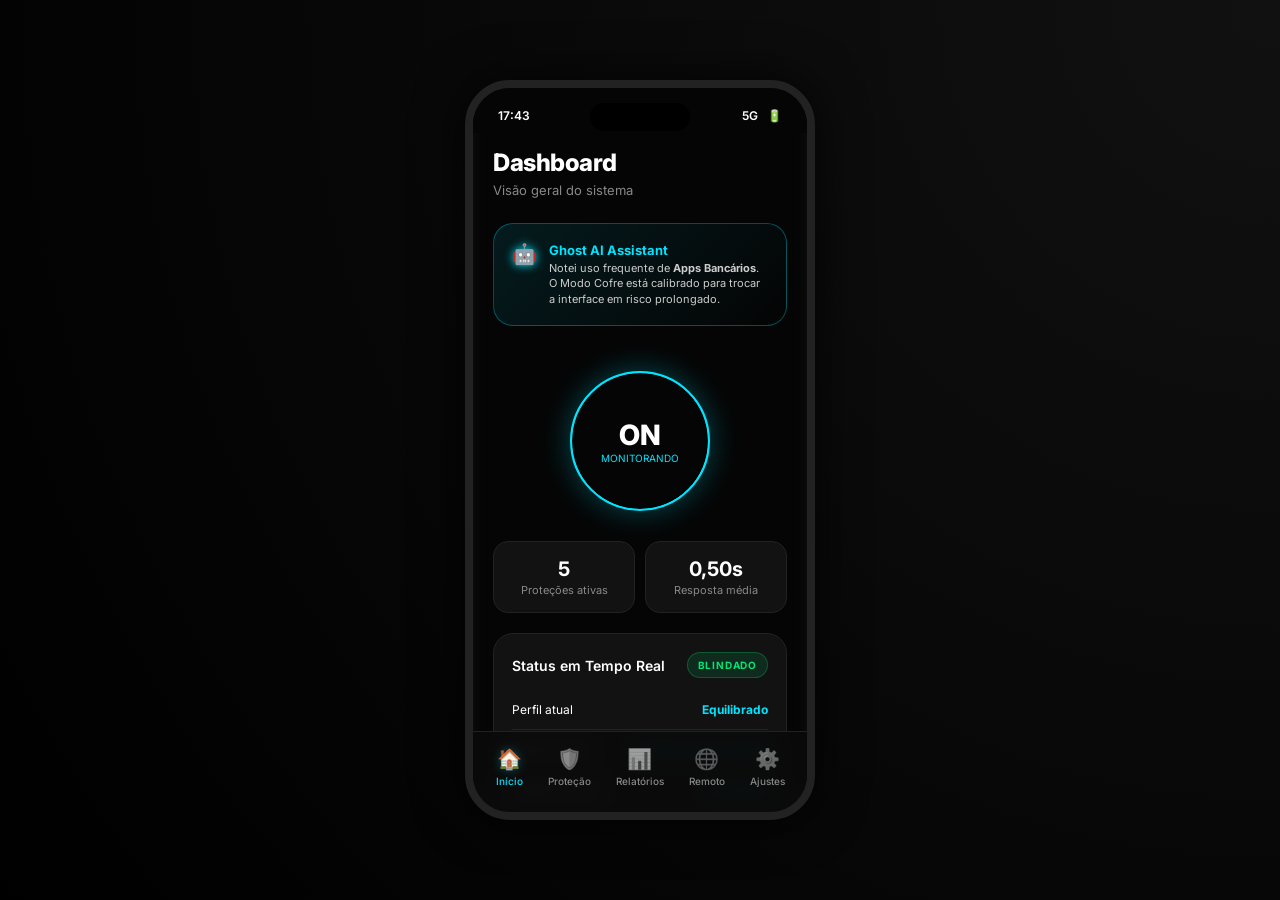
<file: ghostsreen.html>
<!DOCTYPE html>
<html lang="pt-BR">
<head>
    <meta charset="UTF-8">
    <meta name="viewport" content="width=device-width, initial-scale=1.0">
    <title>Ghost Screen AI - App Premium</title>
    <style>
        @import url('https://fonts.googleapis.com/css2?family=Inter:wght@300;400;500;600;700;800&display=swap');

        :root {
            --bg-color: #050505;
            --surface: #121212;
            --surface-light: #1e1e1e;
            --accent: #00e5ff;
            --accent-glow: rgba(0, 229, 255, 0.3);
            --text-main: #ffffff;
            --text-muted: #888888;
            --danger: #ff3366;
            --success: #00e676;
        }

        * { margin: 0; padding: 0; box-sizing: border-box; font-family: 'Inter', sans-serif; }

        body {
            background-color: #000;
            display: flex; justify-content: center; align-items: center;
            min-height: 100svh; height: 100vh; color: var(--text-main); overflow: hidden;
            background-image: radial-gradient(circle at top right, #111 0%, #000 100%);
            padding: 14px;
        }

        /* CELULAR MOCKUP */
        .phone {
            width: 350px; height: 740px; background-color: var(--bg-color);
            border-radius: 45px; border: 8px solid #222;
            box-shadow: 0 0 50px rgba(0,0,0,0.8), inset 0 0 15px rgba(255,255,255,0.05);
            position: relative; overflow: hidden; display: flex; flex-direction: column;
        }

        .dynamic-island {
            width: 100px; height: 28px; background-color: #000;
            border-radius: 20px; position: absolute; top: 15px; left: 50%;
            transform: translateX(-50%); z-index: 100;
        }

        .status-bar {
            display: flex; justify-content: space-between; padding: 20px 25px 10px;
            font-size: 12px; font-weight: 600; z-index: 50; background: var(--bg-color);
        }

        .app-content { flex: 1; overflow-y: auto; overflow-x: hidden; padding-bottom: 80px; }
        .app-content::-webkit-scrollbar { display: none; }

        .tab-pane { display: none; padding: 15px 20px; animation: fadeIn 0.3s ease; }
        .tab-pane.active { display: block; }
        @keyframes fadeIn { from { opacity: 0; transform: translateY(5px); } to { opacity: 1; transform: translateY(0); } }

        .page-title { font-size: 24px; font-weight: 800; letter-spacing: -0.5px; margin-bottom: 5px; }
        .page-subtitle { font-size: 13px; color: var(--text-muted); margin-bottom: 25px; }

        /* CARDS */
        .card { background: var(--surface); border: 1px solid #222; border-radius: 20px; padding: 18px; margin-bottom: 15px; }
        .card-header { display: flex; justify-content: space-between; align-items: center; margin-bottom: 12px; }
        .card-title { font-size: 14px; font-weight: 600; display: flex; align-items: center; gap: 8px; }

        .ai-banner { background: linear-gradient(135deg, rgba(0, 229, 255, 0.1), transparent); border: 1px solid var(--accent-glow); display: flex; gap: 12px; }
        .ai-icon { font-size: 20px; text-shadow: 0 0 10px var(--accent); }
        .ai-text h4 { font-size: 13px; font-weight: 700; color: var(--accent); margin-bottom: 3px; }
        .ai-text p { font-size: 11px; color: #ccc; line-height: 1.4; }

        .radar-box { display: flex; flex-direction: column; align-items: center; padding: 30px 0; }
        .radar {
            width: 140px; height: 140px; border-radius: 50%; border: 2px solid var(--accent);
            display: flex; justify-content: center; align-items: center; position: relative; box-shadow: 0 0 30px var(--accent-glow);
        }
        .radar::before {
            content: ''; position: absolute; width: 100%; height: 100%; border-radius: 50%;
            border: 1px solid var(--accent); animation: pulse 2s infinite;
        }
        .radar-core { text-align: center; }
        .radar-core h2 { font-size: 28px; font-weight: 800; }
        .radar-core p { font-size: 10px; text-transform: uppercase; color: var(--accent); }
        @keyframes pulse { 0% { transform: scale(1); opacity: 1; } 100% { transform: scale(1.5); opacity: 0; } }

        .stats-grid { display: grid; grid-template-columns: 1fr 1fr; gap: 10px; margin-bottom: 20px;}
        .stat-box { background: var(--surface); padding: 15px; border-radius: 15px; border: 1px solid #222; text-align: center;}
        .stat-box h3 { font-size: 20px; margin-bottom: 2px; }
        .stat-box p { font-size: 11px; color: var(--text-muted); }

        /* BOTOES */
        .btn-demo-main {
            width: 100%; padding: 16px; background: #fff; color: #000; border: none; border-radius: 15px;
            font-size: 14px; font-weight: 700; cursor: pointer; display: flex; justify-content: center; align-items: center; gap: 8px;
            box-shadow: 0 0 15px rgba(255,255,255,0.2); transition: 0.2s;
        }
        .btn-demo-main:active { transform: scale(0.97); }
        .btn-demo-main:disabled { opacity: 0.55; cursor: not-allowed; box-shadow: none; transform: none; }

        .btn-mini {
            background: var(--surface-light); color: var(--text-main); border: 1px solid #333;
            padding: 5px 10px; border-radius: 8px; font-size: 10px; font-weight: 600; cursor: pointer; transition: 0.2s;
        }
        .btn-mini:hover { background: #333; }
        .btn-mini:active { transform: scale(0.95); }

        /* LISTA CONFIGS */
        .setting-item { display: flex; justify-content: space-between; align-items: center; padding: 12px 0; border-bottom: 1px solid #222; }
        .setting-item:last-child { border-bottom: none; }
        .setting-text { flex: 1; }
        .setting-text h4 { font-size: 13px; margin-bottom: 3px; }
        .setting-text p { font-size: 11px; color: var(--text-muted); }
        .setting-actions { display: flex; align-items: center; gap: 10px; }

        /* TOGGLE */
        .switch { position: relative; display: inline-block; width: 40px; height: 22px; flex-shrink: 0; }
        .switch input { opacity: 0; width: 0; height: 0; }
        .slider { position: absolute; cursor: pointer; top: 0; left: 0; right: 0; bottom: 0; background-color: #333; border-radius: 24px; transition: .3s; }
        .slider:before { position: absolute; content: ""; height: 16px; width: 16px; left: 3px; bottom: 3px; background-color: white; border-radius: 50%; transition: .3s; }
        input:checked + .slider { background-color: var(--accent); }
        input:checked + .slider:before { transform: translateX(18px); background-color: #000; }

        /* MENU INFERIOR */
        .bottom-nav {
            position: absolute; bottom: 0; width: 100%; background: rgba(10, 10, 10, 0.9); backdrop-filter: blur(10px);
            border-top: 1px solid #222; display: flex; justify-content: space-around; padding: 15px 10px 25px; z-index: 60;
        }
        .nav-item { display: flex; flex-direction: column; align-items: center; gap: 4px; color: var(--text-muted); cursor: pointer; transition: 0.3s; }
        .nav-icon { font-size: 20px; filter: grayscale(100%); opacity: 0.6; }
        .nav-label { font-size: 10px; font-weight: 500; }
        .nav-item.active { color: var(--accent); }
        .nav-item.active .nav-icon { filter: grayscale(0%); opacity: 1; text-shadow: 0 0 8px var(--accent-glow); }

        /* =========================================
           AMBIENTE DE DEMONSTRAÇÃO (TELAS FAKES)
           ========================================= */
        .demo-overlay {
            position: absolute; top: 0; left: 0; width: 100%; height: 100%;
            background: #111; z-index: 200; display: none; flex-direction: column;
        }
        
        .demo-status {
            position: absolute; top: 15px; width: 100%; text-align: center;
            font-size: 10px; color: #888; font-weight: bold; text-transform: uppercase; z-index: 220;
        }

        .demo-alert {
            position: absolute; top: 45px; left: 5%; width: 90%; background: var(--danger);
            padding: 15px; border-radius: 15px; text-align: center; font-weight: bold; font-size: 13px;
            transform: translateY(-100px); transition: 0.4s cubic-bezier(0.175, 0.885, 0.32, 1.275); z-index: 210; box-shadow: 0 5px 15px rgba(0,0,0,0.5);
        }
        .demo-alert.show { transform: translateY(0); }

        /* Efeitos Visuais Ghost Screen */
        .effect-blur { position: absolute; top: 0; left: 0; width: 100%; height: 100%; backdrop-filter: blur(0px); pointer-events: none; transition: 0.5s; z-index: 205; }
        .effect-blur.active { backdrop-filter: blur(15px); background: rgba(0,0,0,0.5); }
        
        .effect-lateral {
            position: absolute; top: 0; left: 0; width: 100%; height: 100%; pointer-events: none; opacity: 0; transition: 0.5s; z-index: 206;
            background: linear-gradient(90deg, rgba(0,0,0,0.95) 0%, rgba(0,0,0,0) 15%, rgba(0,0,0,0) 85%, rgba(0,0,0,0.95) 100%);
        }
        .effect-lateral.active { opacity: 1; }

        .effect-dim { position: absolute; top:0; left:0; width:100%; height:100%; background:rgba(0,0,0,0.7); opacity:0; transition: 1s; pointer-events:none; z-index:204; }
        .effect-dim.active { opacity: 1; }

        /* App 1: Bancário */
        .app-mock { display: none; padding: 60px 20px; flex-direction: column; gap: 20px; height: 100%; }
        .bank-card { background: linear-gradient(135deg, #222, #000); border: 1px solid #333; padding: 25px; border-radius: 20px; }
        .bank-val { font-size: 32px; font-weight: bold; margin: 10px 0; }

        /* App 2: Calculadora (Cofre) */
        .calc-display { font-size: 50px; text-align: right; margin-bottom: 20px; border-bottom: 1px solid #333; padding-bottom: 20px;}
        .calc-shell {
            background: linear-gradient(180deg, #0d0d0d 0%, #050505 100%);
            border: 1px solid #242424; border-radius: 28px; padding: 18px;
            box-shadow: inset 0 1px 0 rgba(255,255,255,0.04);
        }
        .calc-topline {
            display: flex; justify-content: space-between; align-items: center;
            margin-bottom: 18px; font-size: 11px; color: #8a8a8a; text-transform: uppercase; letter-spacing: 0.08em;
        }
        .calc-memory { color: var(--accent); font-weight: 700; }
        .calc-expression {
            font-size: 13px; color: #6f6f6f; text-align: right; margin-bottom: 8px; min-height: 18px;
        }
        .calc-display {
            font-size: 50px; text-align: right; margin-bottom: 18px;
            border-bottom: 1px solid #252525; padding-bottom: 20px; font-weight: 300;
        }
        .calc-grid {
            display: grid; grid-template-columns: repeat(4, 1fr); gap: 12px;
        }
        .calc-key {
            min-height: 58px; border-radius: 999px; display: flex; justify-content: center; align-items: center;
            font-size: 22px; user-select: none; box-shadow: inset 0 -2px 0 rgba(0,0,0,0.22);
        }
        .calc-key.func { background: #a5a5a5; color: #111; font-size: 18px; font-weight: 700; }
        .calc-key.num { background: #222; color: #fff; }
        .calc-key.op { background: #f09a36; color: #fff; font-weight: 700; }
        .calc-key.zero {
            grid-column: span 2; justify-content: flex-start; padding-left: 24px;
        }
        
        /* App 3: Rede Social */
        .social-header { font-size: 18px; font-weight: bold; margin-bottom: 15px; }
        .social-post { background: #1a1a1a; border-radius: 15px; padding: 15px; margin-bottom: 15px;}
        .social-user { display: flex; align-items: center; gap: 10px; margin-bottom: 10px;}
        .avatar { width: 30px; height: 30px; background: #333; border-radius: 50%; }
        .post-img { width: 100%; height: 150px; background: #222; border-radius: 10px; margin-top: 10px;}

        /* App 4: Streaming */
        .stream-player { width: 100%; height: 200px; background: #000; border: 1px solid #222; border-radius: 15px; display: flex; justify-content: center; align-items: center; position: relative;}
        .play-btn { width: 50px; height: 50px; background: rgba(255,255,255,0.2); border-radius: 50%; display: flex; justify-content: center; align-items: center; font-size: 20px;}
        .stream-title { margin-top: 15px; font-size: 16px; font-weight: bold;}
        .stream-desc { margin-top: 5px; font-size: 12px; color: #888;}
        .stream-meta-row {
            display: flex; justify-content: space-between; align-items: center; gap: 12px; margin-top: 14px;
        }
        .stream-mode-chip {
            padding: 6px 10px; border-radius: 999px; font-size: 10px; font-weight: 700;
            text-transform: uppercase; letter-spacing: 0.08em; border: 1px solid #333;
        }
        .stream-mode-chip.day {
            background: rgba(255, 193, 7, 0.12); color: #ffd45b; border-color: rgba(255, 212, 91, 0.24);
        }
        .stream-mode-chip.night {
            background: rgba(0, 229, 255, 0.12); color: var(--accent); border-color: rgba(0, 229, 255, 0.24);
        }
        .stream-ambient-note {
            margin-top: 12px; padding: 12px 14px; border-radius: 14px;
            background: rgba(255,255,255,0.03); border: 1px solid #222; font-size: 11px; color: #cfcfcf; line-height: 1.5;
        }
        .stream-player.daylight {
            background:
                linear-gradient(180deg, rgba(255,219,133,0.22) 0%, rgba(0,0,0,0.12) 100%),
                linear-gradient(135deg, #2f3136 0%, #101114 100%);
            border-color: rgba(255, 212, 91, 0.28);
        }
        .stream-player.night {
            background:
                linear-gradient(180deg, rgba(0,229,255,0.12) 0%, rgba(0,0,0,0.35) 100%),
                linear-gradient(135deg, #111 0%, #000 100%);
            border-color: rgba(0, 229, 255, 0.22);
        }
        .effect-bright {
            position: absolute; top: 0; left: 0; width: 100%; height: 100%;
            background: rgba(255, 214, 120, 0.18); opacity: 0; transition: 0.6s;
            pointer-events: none; z-index: 204;
        }
        .effect-bright.active { opacity: 1; }

        /* REMOTO / AJUSTES */
        .status-chip {
            display: inline-flex; align-items: center; justify-content: center;
            min-width: 72px; padding: 6px 10px; border-radius: 999px;
            font-size: 10px; font-weight: 700; text-transform: uppercase; letter-spacing: 0.08em;
            border: 1px solid transparent;
        }
        .status-chip.online { background: rgba(0, 230, 118, 0.12); color: var(--success); border-color: rgba(0, 230, 118, 0.25); }
        .status-chip.offline { background: rgba(255, 51, 102, 0.12); color: var(--danger); border-color: rgba(255, 51, 102, 0.25); }
        .status-chip.syncing { background: rgba(0, 229, 255, 0.12); color: var(--accent); border-color: rgba(0, 229, 255, 0.25); }
        .status-chip.warning { background: rgba(255, 193, 7, 0.12); color: #ffcb45; border-color: rgba(255, 203, 69, 0.25); }

        .metric-row {
            display: flex; justify-content: space-between; align-items: center;
            gap: 12px; padding: 12px 0; border-bottom: 1px solid #222;
            font-size: 12px;
        }
        .metric-row:last-of-type { border-bottom: none; }

        .inline-value { color: var(--accent); font-weight: 700; text-align: right; }
        .remote-code {
            margin: 10px 0 8px; font-size: 30px; font-weight: 800;
            letter-spacing: 0.2em; text-align: center; color: var(--text-main);
        }
        .stack-list { display: flex; flex-direction: column; gap: 10px; margin-top: 14px; }
        .device-row {
            display: flex; justify-content: space-between; align-items: center; gap: 12px;
            padding: 14px; border-radius: 16px; border: 1px solid #252525; background: var(--surface-light);
        }
        .device-meta h4 { font-size: 13px; margin-bottom: 4px; }
        .device-meta p { font-size: 11px; color: var(--text-muted); }
        .device-badge {
            padding: 6px 10px; border-radius: 999px; background: #222; color: #ddd;
            font-size: 10px; font-weight: 700; text-transform: uppercase;
        }

        .range-input {
            width: 100%; margin-top: 14px; accent-color: var(--accent); cursor: pointer;
        }
        .select-clean {
            width: 100%; margin-top: 12px; padding: 12px 14px; border-radius: 14px;
            border: 1px solid #333; background: var(--surface-light); color: var(--text-main);
            font-size: 13px; outline: none;
        }
        .card-actions { display: flex; gap: 10px; margin-top: 14px; }
        .action-button {
            flex: 1; background: var(--surface-light); color: var(--text-main); border: 1px solid #333;
            padding: 12px 14px; border-radius: 12px; font-size: 12px; font-weight: 700; cursor: pointer; transition: 0.2s;
        }
        .action-button:hover { background: #333; }
        .action-button:active { transform: scale(0.97); }
        .action-button:disabled,
        .btn-mini:disabled {
            opacity: 0.45; cursor: not-allowed; transform: none;
        }

        .toast {
            position: absolute; left: 20px; right: 20px; bottom: 95px; z-index: 90;
            padding: 12px 14px; border-radius: 16px; background: #fff; color: #000;
            font-size: 12px; font-weight: 700; box-shadow: 0 12px 30px rgba(0,0,0,0.35);
            opacity: 0; transform: translateY(14px); transition: 0.25s; pointer-events: none;
        }
        .toast.show { opacity: 1; transform: translateY(0); }
        .toast.success { background: var(--success); color: #001a0c; }
        .toast.danger { background: var(--danger); color: #fff; }
        .toast.accent { background: var(--accent); color: #001419; }

        .status-summary {
            margin-top: 14px; padding: 14px; border-radius: 16px;
            background: rgba(255,255,255,0.02); border: 1px solid #222;
        }
        .status-summary p { font-size: 11px; color: #ccc; line-height: 1.55; }
        .status-summary strong { color: var(--text-main); }

        .report-list,
        .report-feed {
            display: flex; flex-direction: column; gap: 12px;
        }
        .report-row,
        .activity-item {
            padding: 12px 0; border-bottom: 1px solid #222;
        }
        .report-row:last-child,
        .activity-item:last-child {
            border-bottom: none;
        }
        .report-meta {
            display: flex; justify-content: space-between; align-items: center; gap: 12px; margin-bottom: 8px;
        }
        .report-meta h4 { font-size: 13px; }
        .report-meta p { font-size: 11px; color: var(--text-muted); }
        .report-track {
            width: 100%; height: 8px; border-radius: 999px; overflow: hidden;
            background: #171717; border: 1px solid #242424;
        }
        .report-fill {
            width: 0; height: 100%;
            background: linear-gradient(90deg, var(--accent), #7cf4ff);
            border-radius: inherit; transition: width 0.35s ease;
        }

        .activity-item {
            display: flex; justify-content: space-between; gap: 12px;
        }
        .activity-copy strong {
            display: block; font-size: 12px; margin-bottom: 4px;
        }
        .activity-copy p {
            font-size: 11px; color: var(--text-muted); line-height: 1.45;
        }
        .activity-time {
            flex-shrink: 0; font-size: 10px; color: var(--text-muted);
            text-transform: uppercase; letter-spacing: 0.04em;
        }
        .empty-state {
            padding: 14px 0; font-size: 11px; color: var(--text-muted);
        }

        .nav-item { user-select: none; }
        .nav-item:focus-visible,
        .btn-demo-main:focus-visible,
        .btn-mini:focus-visible,
        .action-button:focus-visible,
        .select-clean:focus-visible,
        .range-input:focus-visible {
            outline: 2px solid var(--accent);
            outline-offset: 2px;
        }

        @media (max-width: 420px) {
            .phone {
                width: min(350px, calc(100vw - 18px));
                height: min(740px, calc(100svh - 18px));
            }
        }

    </style>
</head>
<body>

    <div class="phone">
        <div class="dynamic-island"></div>
        <div class="status-bar">
            <span id="clock">09:41</span>
            <span>5G &nbsp; 🔋</span>
        </div>

        <div class="app-content">
            <!-- ABA 1: INÍCIO (DASHBOARD) -->
            <div id="tab-home" class="tab-pane active">
                <h1 class="page-title">Dashboard</h1>
                <p class="page-subtitle">Visão geral do sistema</p>

                <div class="card ai-banner">
                    <div class="ai-icon">🤖</div>
                    <div class="ai-text">
                        <h4>Ghost AI Assistant</h4>
                        <p id="ai-assistant-copy">Notei uso frequente de <b>Apps Bancários</b>. O Modo Cofre está pronto para proteger seus ativos.</p>
                    </div>
                </div>

                <div class="radar-box">
                    <div class="radar">
                        <div class="radar-core">
                            <h2 id="radar-status">ON</h2>
                            <p id="radar-substatus">Monitorando</p>
                        </div>
                    </div>
                </div>

                <div class="stats-grid">
                    <div class="stat-box">
                        <h3 id="kpi-active-count">5</h3>
                        <p>Proteções ativas</p>
                    </div>
                    <div class="stat-box">
                        <h3 id="kpi-response-time">0,48s</h3>
                        <p>Resposta média</p>
                    </div>
                </div>

                <div class="card">
                    <div class="card-header">
                        <div class="card-title">Status em Tempo Real</div>
                        <span class="status-chip online" id="hero-risk-chip">Blindado</span>
                    </div>
                    <div class="metric-row">
                        <span>Perfil atual</span>
                        <span class="inline-value" id="hero-profile">Equilibrado</span>
                    </div>
                    <div class="metric-row">
                        <span>Último evento</span>
                        <span class="inline-value" id="hero-last-event">Nenhum alerta recente</span>
                    </div>
                    <div class="metric-row">
                        <span>Cobertura ativa</span>
                        <span class="inline-value" id="hero-coverage">5 módulos</span>
                    </div>
                    <div class="status-summary">
                        <p id="hero-summary"><strong>Ghost AI:</strong> Monitoramento estável, sem exposição crítica e pronto para reagir em menos de um segundo.</p>
                    </div>
                </div>

                <button class="btn-demo-main sim-trigger" onclick="simularGeral()">
                    🔴 Iniciar Simulação Prática Geral
                </button>
                <p style="text-align: center; font-size: 10px; color: #666; margin-top: 10px;">
                    A simulação irá reproduzir apenas as opções que estiverem ativadas na aba "Proteção".
                </p>
            </div>

            <!-- ABA 2: PROTEÇÃO -->
            <div id="tab-protection" class="tab-pane">
                <h1 class="page-title">Proteção AI</h1>
                <p class="page-subtitle">Configure as regras de privacidade</p>

                <div class="card">
                    <div class="card-header"><div class="card-title">👁️ Anti-Espião Genérico</div></div>
                    <div class="setting-item">
                        <div class="setting-text"><h4>Detectar múltiplos rostos</h4><p>Borra a tela em risco visual.</p></div>
                        <div class="setting-actions">
                            <button class="btn-mini sim-trigger" onclick="simularApp('rostos')">Simular</button>
                            <label class="switch"><input type="checkbox" id="cfg-rostos" checked><span class="slider"></span></label>
                        </div>
                    </div>
                </div>

                <div class="card">
                    <div class="card-header"><div class="card-title">📱 Privacidade por Categoria</div></div>
                    
                    <div class="setting-item">
                        <div class="setting-text"><h4>Apps Bancários</h4><p>Bloqueio lateral máximo.</p></div>
                        <div class="setting-actions">
                            <button class="btn-mini sim-trigger" onclick="simularApp('banco')">Simular</button>
                            <label class="switch"><input type="checkbox" id="cfg-banco" checked><span class="slider"></span></label>
                        </div>
                    </div>
                    
                    <div class="setting-item">
                        <div class="setting-text"><h4>Redes Sociais e Chat</h4><p>Privacidade moderada lateral.</p></div>
                        <div class="setting-actions">
                            <button class="btn-mini sim-trigger" onclick="simularApp('social')">Simular</button>
                            <label class="switch"><input type="checkbox" id="cfg-social" checked><span class="slider"></span></label>
                        </div>
                    </div>

                    <div class="setting-item">
                        <div class="setting-text"><h4>Streamings de Vídeo</h4><p>Ajuste de conforto visual (IA).</p></div>
                        <div class="setting-actions">
                            <button class="btn-mini sim-trigger" onclick="simularApp('stream')">Simular</button>
                            <label class="switch"><input type="checkbox" id="cfg-stream" checked><span class="slider"></span></label>
                        </div>
                    </div>
                </div>

                <div class="card">
                    <div class="card-header"><div class="card-title">🔒 Modo Cofre Visual</div></div>
                    <p style="font-size: 11px; color: var(--text-muted); margin-bottom: 10px;">Substitui Apps Bancários por uma interface falsa (Calculadora) se o risco persistir.</p>
                    <div class="setting-item">
                        <div class="setting-text"><h4>Ativar Cofre</h4></div>
                        <div class="setting-actions">
                            <button class="btn-mini sim-trigger" onclick="simularApp('cofre')">Simular</button>
                            <label class="switch"><input type="checkbox" id="cfg-cofre" checked><span class="slider"></span></label>
                        </div>
                    </div>
                </div>
            </div>

            <!-- ABA 3: RELATÓRIOS (Simplificada com nomes genéricos) -->
            <div id="tab-reports" class="tab-pane">
                <h1 class="page-title">Relatórios</h1>
                <p class="page-subtitle">Categorias mais protegidas hoje</p>
                <div class="card">
                    <div class="card-header">
                        <div class="card-title">Resumo de Hoje</div>
                        <span class="status-chip online" id="report-status-chip">Estável</span>
                    </div>
                    <div class="metric-row">
                        <span>Total de alertas</span>
                        <span class="inline-value" id="report-total-events">28</span>
                    </div>
                    <div class="metric-row">
                        <span>Precisão prevista</span>
                        <span class="inline-value" id="report-accuracy">97%</span>
                    </div>
                    <div class="metric-row">
                        <span>Última varredura</span>
                        <span class="inline-value" id="report-last-scan">Agora</span>
                    </div>
                </div>

                <div class="card">
                    <div class="card-header"><div class="card-title">Categorias Mais Sensíveis</div></div>
                    <div class="report-list">
                        <div class="report-row">
                            <div class="report-meta">
                                <h4>Apps Bancários</h4>
                                <p id="report-bank-label">12 bloqueios</p>
                            </div>
                            <div class="report-track"><div class="report-fill" id="report-bank-bar"></div></div>
                        </div>
                        <div class="report-row">
                            <div class="report-meta">
                                <h4>Redes Sociais e Chat</h4>
                                <p id="report-social-label">8 bloqueios</p>
                            </div>
                            <div class="report-track"><div class="report-fill" id="report-social-bar"></div></div>
                        </div>
                        <div class="report-row">
                            <div class="report-meta">
                                <h4>Streaming e conforto visual</h4>
                                <p id="report-stream-label">3 ajustes</p>
                            </div>
                            <div class="report-track"><div class="report-fill" id="report-stream-bar"></div></div>
                        </div>
                    </div>
                </div>

                <div class="card">
                    <div class="card-header"><div class="card-title">Atividade Recente</div></div>
                    <div class="report-feed" id="report-activity-list"></div>
                </div>
            </div>
            
            <div id="tab-remote" class="tab-pane">
                <h1 class="page-title">Remoto PRO</h1>
                <p class="page-subtitle">Gerencie suporte e sincronização segura</p>

                <div class="card">
                    <div class="card-header">
                        <div class="card-title">Canal Seguro</div>
                        <span class="status-chip" id="remote-status-chip">Online</span>
                    </div>
                    <div class="setting-item">
                        <div class="setting-text">
                            <h4>Habilitar acesso remoto</h4>
                            <p>Permite gerar códigos temporários para suporte.</p>
                        </div>
                        <div class="setting-actions">
                            <label class="switch"><input type="checkbox" id="remote-enabled" checked><span class="slider"></span></label>
                        </div>
                    </div>
                    <div class="setting-item">
                        <div class="setting-text">
                            <h4>Status atual</h4>
                            <p id="remote-status-text">Módulo remoto pronto para gerar código de pareamento.</p>
                        </div>
                    </div>
                </div>

                <div class="card">
                    <div class="card-header">
                        <div class="card-title">Pareamento Rápido</div>
                        <button class="btn-mini" id="remote-code-btn" onclick="generatePairCode()">Gerar código</button>
                    </div>
                    <div class="remote-code" id="remote-pair-code">------</div>
                    <p style="font-size: 11px; color: var(--text-muted); line-height: 1.5;">
                        O código fica válido por 60 segundos e abre uma única sessão segura.
                    </p>
                </div>

                <div class="card">
                    <div class="card-header">
                        <div class="card-title">Sessão e Dispositivos</div>
                        <button class="btn-mini" id="remote-sync-btn" onclick="syncRemoteNow()">Sincronizar</button>
                    </div>
                    <div class="metric-row">
                        <span>Última sincronização</span>
                        <span class="inline-value" id="remote-last-sync">Nunca</span>
                    </div>
                    <div class="metric-row">
                        <span>Canal protegido</span>
                        <span class="inline-value" id="remote-channel">Aguardando comando</span>
                    </div>
                    <div class="metric-row">
                        <span>Expiração do código</span>
                        <span class="inline-value" id="remote-code-expiry">Nenhum código ativo</span>
                    </div>
                    <div class="metric-row">
                        <span>Qualidade do túnel</span>
                        <span class="inline-value" id="remote-quality">Estável</span>
                    </div>

                    <div class="stack-list">
                        <div class="device-row">
                            <div class="device-meta">
                                <h4>Console do escritório</h4>
                                <p>Windows 11 · Confiável</p>
                            </div>
                            <span class="device-badge">Local</span>
                        </div>
                        <div class="device-row">
                            <div class="device-meta">
                                <h4>Tablet de suporte</h4>
                                <p id="support-device-text">Sem sessão ativa</p>
                            </div>
                            <span class="device-badge" id="support-device-badge">Standby</span>
                        </div>
                    </div>
                </div>

                <div class="card">
                    <div class="card-header"><div class="card-title">Atividade Remota</div></div>
                    <div class="report-feed" id="remote-activity-list"></div>
                </div>
            </div>

            <div id="tab-settings" class="tab-pane">
                <h1 class="page-title">Ajustes</h1>
                <p class="page-subtitle">Personalize comportamento, alertas e sensibilidade</p>

                <div class="card">
                    <div class="card-header">
                        <div class="card-title">Sensibilidade da IA</div>
                        <span class="inline-value" id="sensitivity-value">70%</span>
                    </div>
                    <p style="font-size: 11px; color: var(--text-muted); line-height: 1.5;">
                        Define quão cedo a proteção reage a risco visual ou aproximação lateral.
                    </p>
                    <input class="range-input" type="range" min="0" max="100" value="70" id="cfg-sensitivity">
                </div>

                <div class="card">
                    <div class="card-header"><div class="card-title">Preferências Gerais</div></div>
                    <div class="setting-item">
                        <div class="setting-text">
                            <h4>Notificações silenciosas</h4>
                            <p>Exibe alertas sem interromper o uso.</p>
                        </div>
                        <div class="setting-actions">
                            <label class="switch"><input type="checkbox" id="cfg-notify" checked><span class="slider"></span></label>
                        </div>
                    </div>
                    <div class="setting-item">
                        <div class="setting-text">
                            <h4>Iniciar com o sistema</h4>
                            <p>Mantém o monitoramento ativo ao ligar o aparelho.</p>
                        </div>
                        <div class="setting-actions">
                            <label class="switch"><input type="checkbox" id="cfg-autostart" checked><span class="slider"></span></label>
                        </div>
                    </div>
                    <div class="setting-item">
                        <div class="setting-text">
                            <h4>Bloqueio ao minimizar</h4>
                            <p>Escurece apps sensíveis ao sair rapidamente da tela.</p>
                        </div>
                        <div class="setting-actions">
                            <label class="switch"><input type="checkbox" id="cfg-minimize-lock"><span class="slider"></span></label>
                        </div>
                    </div>
                </div>

                <div class="card">
                    <div class="card-header"><div class="card-title">Perfil de Operação</div></div>
                    <select id="profile-mode" class="select-clean">
                        <option value="balanced">Equilibrado</option>
                        <option value="strict">Máxima privacidade</option>
                        <option value="comfort">Conforto visual</option>
                    </select>

                    <div class="card-actions">
                        <button class="action-button" onclick="saveSettings()">Salvar</button>
                        <button class="action-button" onclick="restoreSettings()">Padrão</button>
                        <button class="action-button" onclick="testSettingsNotification()">Testar</button>
                    </div>
                </div>

                <div class="card">
                    <div class="card-header"><div class="card-title">Prévia Inteligente</div></div>
                    <div class="metric-row">
                        <span>Tempo de reação previsto</span>
                        <span class="inline-value" id="settings-response-speed">0,48s</span>
                    </div>
                    <div class="metric-row">
                        <span>Modo ativo</span>
                        <span class="inline-value" id="settings-mode-preview">Equilibrado</span>
                    </div>
                    <div class="metric-row">
                        <span>Cobertura em uso</span>
                        <span class="inline-value" id="settings-coverage">5 módulos</span>
                    </div>
                </div>
            </div>
        </div>

        <!-- MENU INFERIOR -->
        <div class="bottom-nav">
            <div class="nav-item active" data-tab="home" role="button" tabindex="0" onclick="switchTab('home', this)"><div class="nav-icon">🏠</div><span class="nav-label">Início</span></div>
            <div class="nav-item" data-tab="protection" role="button" tabindex="0" onclick="switchTab('protection', this)"><div class="nav-icon">🛡️</div><span class="nav-label">Proteção</span></div>
            <div class="nav-item" data-tab="reports" role="button" tabindex="0" onclick="switchTab('reports', this)"><div class="nav-icon">📊</div><span class="nav-label">Relatórios</span></div>
            <div class="nav-item" data-tab="remote" role="button" tabindex="0" onclick="switchTab('remote', this)"><div class="nav-icon">🌐</div><span class="nav-label">Remoto</span></div>
            <div class="nav-item" data-tab="settings" role="button" tabindex="0" onclick="switchTab('settings', this)"><div class="nav-icon">⚙️</div><span class="nav-label">Ajustes</span></div>
        </div>

        <!-- ========================================== -->
        <!-- OVERLAY DE DEMONSTRAÇÃO (FICA INVISÍVEL) -->
        <!-- ========================================== -->
        <div class="demo-overlay" id="demo-overlay">
            <div class="demo-status" id="demo-status">Testando...</div>
            <div class="demo-alert" id="demo-alert">Alerta</div>
            
            <!-- Camadas de Efeito -->
            <div class="effect-blur" id="eff-blur"></div>
            <div class="effect-lateral" id="eff-lateral"></div>
            <div class="effect-dim" id="eff-dim"></div>
            <div class="effect-bright" id="eff-bright"></div>

            <!-- UI 1: App Bancário -->
            <div class="app-mock" id="mock-banco">
                <h2 style="font-size: 20px;">App Bancário</h2>
                <div class="bank-card">
                    <p style="font-size: 12px; color: #888; text-transform: uppercase;">Saldo em Conta</p>
                    <p class="bank-val">R$ 45.890,00</p>
                    <p style="font-size: 12px; color: var(--success);">Proteção Bancária Ativa</p>
                </div>
            </div>

            <!-- UI 2: Calculadora (Cofre) -->
            <div class="app-mock" id="mock-calc" style="padding-top: 80px;">
                <div class="calc-shell">
                    <div class="calc-topline">
                        <span>Calculadora</span>
                        <span class="calc-memory">MEM</span>
                    </div>
                    <div class="calc-expression">48 + 12 × 3</div>
                    <div class="calc-display">84</div>
                    <div class="calc-grid">
                        <div class="calc-key func">AC</div>
                        <div class="calc-key func">+/-</div>
                        <div class="calc-key func">%</div>
                        <div class="calc-key op">÷</div>
                        <div class="calc-key num">7</div>
                        <div class="calc-key num">8</div>
                        <div class="calc-key num">9</div>
                        <div class="calc-key op">×</div>
                        <div class="calc-key num">4</div>
                        <div class="calc-key num">5</div>
                        <div class="calc-key num">6</div>
                        <div class="calc-key op">−</div>
                        <div class="calc-key num">1</div>
                        <div class="calc-key num">2</div>
                        <div class="calc-key num">3</div>
                        <div class="calc-key op">+</div>
                        <div class="calc-key num zero">0</div>
                        <div class="calc-key num">,</div>
                        <div class="calc-key op">=</div>
                    </div>
                </div>
            </div>

            <!-- UI 3: Rede Social -->
            <div class="app-mock" id="mock-social">
                <div class="social-header">Feed (Rede Social)</div>
                <div class="social-post">
                    <div class="social-user"><div class="avatar"></div><span style="font-size: 12px; font-weight: bold;">Usuário Anônimo</span></div>
                    <p style="font-size: 12px; color: #aaa;">Esta é uma postagem no feed simulando um aplicativo de rede social genérico.</p>
                    <div class="post-img"></div>
                </div>
            </div>

            <!-- UI 4: Streaming -->
            <div class="app-mock" id="mock-stream">
                <div class="social-header">App de Streaming</div>
                <div class="stream-player night" id="stream-player"><div class="play-btn">▶</div></div>
                <div class="stream-meta-row">
                    <span class="stream-mode-chip night" id="stream-mode-chip">Modo Noite</span>
                    <span style="font-size: 11px; color: #9a9a9a;" id="stream-mode-detail">Conforto para ambiente escuro</span>
                </div>
                <div class="stream-title">Série Original: Episódio 1</div>
                <div class="stream-desc" id="stream-desc">Assistindo no escuro...</div>
                <div class="stream-ambient-note" id="stream-ambient-copy">A IA ajusta brilho, contraste e filtro de luz para sessões noturnas prolongadas.</div>
            </div>
        </div>

        <div class="toast" id="app-toast" role="status" aria-live="polite"></div>

    </div>

    <script>
        (() => {
            const STORAGE_KEY = 'ghost-screen-ai-state-v4';
            const VALID_TABS = new Set(['home', 'protection', 'reports', 'remote', 'settings']);
            const PROFILE_LABELS = {
                balanced: 'Equilibrado',
                strict: 'Máxima privacidade',
                comfort: 'Conforto visual'
            };
            const SCENE_META = {
                rostos: {
                    title: 'Detecção de múltiplos rostos',
                    detail: 'Um observador secundário foi identificado e a proteção visual respondeu automaticamente.',
                    lastEvent: 'Rosto adicional detectado',
                    metric: 'faces'
                },
                banco: {
                    title: 'Proteção bancária acionada',
                    detail: 'O blackout lateral foi ativado para esconder dados financeiros sensíveis.',
                    lastEvent: 'Blindagem bancária ativada',
                    metric: 'bank'
                },
                social: {
                    title: 'Privacidade social ajustada',
                    detail: 'A visibilidade lateral foi reduzida para proteger mensagens e feed.',
                    lastEvent: 'Filtro lateral moderado aplicado',
                    metric: 'social'
                },
                stream: {
                    title: 'Conforto visual aplicado',
                    detail: 'A luminosidade ambiente foi adaptada para uso seguro em local escuro.',
                    lastEvent: 'Conforto visual ajustado',
                    metric: 'stream'
                },
                cofre: {
                    title: 'Modo Cofre acionado',
                    detail: 'A interface sensível foi substituída por uma tela neutra para conter risco contínuo.',
                    lastEvent: 'Modo Cofre ativado',
                    metric: 'vault'
                }
            };

            function createDefaultState() {
                return {
                    activeTab: 'home',
                    settings: {
                        rostos: true,
                        banco: true,
                        social: true,
                        stream: true,
                        cofre: true,
                        sensitivity: 70,
                        notify: true,
                        autostart: true,
                        minimizeLock: false,
                        profileMode: 'balanced'
                    },
                    remote: {
                        enabled: true,
                        pairCode: '',
                        codeExpiresAt: 0,
                        lastSyncAt: 0,
                        channel: 'Pronto para sessão',
                        quality: 'Estável',
                        supportText: 'Sem sessão ativa',
                        supportBadge: 'Standby',
                        syncing: false
                    },
                    metrics: {
                        bank: 12,
                        social: 8,
                        stream: 3,
                        faces: 3,
                        vault: 2,
                        accuracy: 97,
                        lastEvent: 'Nenhum alerta recente',
                        lastScanAt: Date.now() - 120000
                    },
                    activity: [
                        {
                            section: 'system',
                            title: 'Monitoramento ativo',
                            detail: 'Proteção visual inicializada com perfil equilibrado.',
                            time: Date.now() - 8 * 60000
                        },
                        {
                            section: 'remote',
                            title: 'Canal remoto seguro',
                            detail: 'Nenhuma sessão externa ativa neste momento.',
                            time: Date.now() - 18 * 60000
                        },
                        {
                            section: 'report',
                            title: 'Varredura concluída',
                            detail: 'Nenhum vazamento crítico detectado na última análise.',
                            time: Date.now() - 26 * 60000
                        }
                    ],
                    demo: {
                        running: false,
                        token: 0,
                        alertTimer: 0
                    }
                };
            }

            function getBoolean(value, fallback) {
                return typeof value === 'boolean' ? value : fallback;
            }

            function getNumber(value, fallback, min, max) {
                const parsed = Number(value);
                if (!Number.isFinite(parsed)) {
                    return fallback;
                }

                return Math.min(max, Math.max(min, parsed));
            }

            function getString(value, fallback) {
                return typeof value === 'string' && value.trim() ? value.trim() : fallback;
            }

            function sanitizeActivity(item) {
                if (!item || typeof item !== 'object') {
                    return null;
                }

                return {
                    section: getString(item.section, 'system'),
                    title: getString(item.title, 'Atualização'),
                    detail: getString(item.detail, 'Sem detalhes adicionais.'),
                    time: getNumber(item.time, Date.now(), 0, Number.MAX_SAFE_INTEGER)
                };
            }

            function loadState() {
                const next = createDefaultState();

                try {
                    const raw = window.localStorage ? window.localStorage.getItem(STORAGE_KEY) : null;
                    if (!raw) {
                        return next;
                    }

                    const parsed = JSON.parse(raw);
                    if (!parsed || typeof parsed !== 'object') {
                        return next;
                    }

                    const settings = parsed.settings || {};
                    next.activeTab = VALID_TABS.has(parsed.activeTab) ? parsed.activeTab : next.activeTab;
                    next.settings.rostos = getBoolean(settings.rostos, next.settings.rostos);
                    next.settings.banco = getBoolean(settings.banco, next.settings.banco);
                    next.settings.social = getBoolean(settings.social, next.settings.social);
                    next.settings.stream = getBoolean(settings.stream, next.settings.stream);
                    next.settings.cofre = getBoolean(settings.cofre, next.settings.cofre);
                    next.settings.notify = getBoolean(settings.notify, next.settings.notify);
                    next.settings.autostart = getBoolean(settings.autostart, next.settings.autostart);
                    next.settings.minimizeLock = getBoolean(settings.minimizeLock, next.settings.minimizeLock);
                    next.settings.sensitivity = getNumber(settings.sensitivity, next.settings.sensitivity, 0, 100);
                    next.settings.profileMode = PROFILE_LABELS[settings.profileMode] ? settings.profileMode : next.settings.profileMode;

                    const remote = parsed.remote || {};
                    next.remote.enabled = getBoolean(remote.enabled, next.remote.enabled);
                    next.remote.pairCode = getString(remote.pairCode, '');
                    next.remote.codeExpiresAt = getNumber(remote.codeExpiresAt, 0, 0, Number.MAX_SAFE_INTEGER);
                    next.remote.lastSyncAt = getNumber(remote.lastSyncAt, 0, 0, Number.MAX_SAFE_INTEGER);
                    next.remote.channel = getString(remote.channel, next.remote.channel);
                    next.remote.quality = getString(remote.quality, next.remote.quality);
                    next.remote.supportText = getString(remote.supportText, next.remote.supportText);
                    next.remote.supportBadge = getString(remote.supportBadge, next.remote.supportBadge);

                    const metrics = parsed.metrics || {};
                    next.metrics.bank = getNumber(metrics.bank, next.metrics.bank, 0, 9999);
                    next.metrics.social = getNumber(metrics.social, next.metrics.social, 0, 9999);
                    next.metrics.stream = getNumber(metrics.stream, next.metrics.stream, 0, 9999);
                    next.metrics.faces = getNumber(metrics.faces, next.metrics.faces, 0, 9999);
                    next.metrics.vault = getNumber(metrics.vault, next.metrics.vault, 0, 9999);
                    next.metrics.accuracy = getNumber(metrics.accuracy, next.metrics.accuracy, 80, 99);
                    next.metrics.lastEvent = getString(metrics.lastEvent, next.metrics.lastEvent);
                    next.metrics.lastScanAt = getNumber(metrics.lastScanAt, next.metrics.lastScanAt, 0, Number.MAX_SAFE_INTEGER);

                    if (Array.isArray(parsed.activity)) {
                        const sanitized = parsed.activity.map(sanitizeActivity).filter(Boolean).slice(0, 8);
                        if (sanitized.length) {
                            next.activity = sanitized;
                        }
                    }
                } catch (error) {
                    console.warn('Falha ao carregar estado salvo.', error);
                }

                return next;
            }

            const state = loadState();
            const refs = {};
            let toastTimer = 0;
            let clockTimer = 0;

            function byId(id) {
                return document.getElementById(id);
            }

            function cacheRefs() {
                refs.clock = byId('clock');
                refs.appContent = document.querySelector('.app-content');
                refs.navItems = Array.from(document.querySelectorAll('.nav-item'));
                refs.tabPanes = Array.from(document.querySelectorAll('.tab-pane'));
                refs.simTriggers = Array.from(document.querySelectorAll('.sim-trigger'));
                refs.appMocks = Array.from(document.querySelectorAll('.app-mock'));

                refs.aiAssistantCopy = byId('ai-assistant-copy');
                refs.radarStatus = byId('radar-status');
                refs.radarSubstatus = byId('radar-substatus');
                refs.kpiActiveCount = byId('kpi-active-count');
                refs.kpiResponseTime = byId('kpi-response-time');
                refs.heroRiskChip = byId('hero-risk-chip');
                refs.heroProfile = byId('hero-profile');
                refs.heroLastEvent = byId('hero-last-event');
                refs.heroCoverage = byId('hero-coverage');
                refs.heroSummary = byId('hero-summary');

                refs.cfgRostos = byId('cfg-rostos');
                refs.cfgBanco = byId('cfg-banco');
                refs.cfgSocial = byId('cfg-social');
                refs.cfgStream = byId('cfg-stream');
                refs.cfgCofre = byId('cfg-cofre');

                refs.reportStatusChip = byId('report-status-chip');
                refs.reportTotalEvents = byId('report-total-events');
                refs.reportAccuracy = byId('report-accuracy');
                refs.reportLastScan = byId('report-last-scan');
                refs.reportBankLabel = byId('report-bank-label');
                refs.reportSocialLabel = byId('report-social-label');
                refs.reportStreamLabel = byId('report-stream-label');
                refs.reportBankBar = byId('report-bank-bar');
                refs.reportSocialBar = byId('report-social-bar');
                refs.reportStreamBar = byId('report-stream-bar');
                refs.reportActivityList = byId('report-activity-list');

                refs.remoteEnabled = byId('remote-enabled');
                refs.remoteStatusChip = byId('remote-status-chip');
                refs.remoteStatusText = byId('remote-status-text');
                refs.remoteCodeBtn = byId('remote-code-btn');
                refs.remoteSyncBtn = byId('remote-sync-btn');
                refs.remotePairCode = byId('remote-pair-code');
                refs.remoteLastSync = byId('remote-last-sync');
                refs.remoteChannel = byId('remote-channel');
                refs.remoteCodeExpiry = byId('remote-code-expiry');
                refs.remoteQuality = byId('remote-quality');
                refs.supportDeviceText = byId('support-device-text');
                refs.supportDeviceBadge = byId('support-device-badge');
                refs.remoteActivityList = byId('remote-activity-list');

                refs.cfgSensitivity = byId('cfg-sensitivity');
                refs.sensitivityValue = byId('sensitivity-value');
                refs.cfgNotify = byId('cfg-notify');
                refs.cfgAutostart = byId('cfg-autostart');
                refs.cfgMinimizeLock = byId('cfg-minimize-lock');
                refs.profileMode = byId('profile-mode');
                refs.settingsResponseSpeed = byId('settings-response-speed');
                refs.settingsModePreview = byId('settings-mode-preview');
                refs.settingsCoverage = byId('settings-coverage');

                refs.overlay = byId('demo-overlay');
                refs.alertBox = byId('demo-alert');
                refs.statusBox = byId('demo-status');
                refs.effectBlur = byId('eff-blur');
                refs.effectLateral = byId('eff-lateral');
                refs.effectDim = byId('eff-dim');
                refs.effectBright = byId('eff-bright');
                refs.streamPlayer = byId('stream-player');
                refs.streamModeChip = byId('stream-mode-chip');
                refs.streamModeDetail = byId('stream-mode-detail');
                refs.streamDesc = byId('stream-desc');
                refs.streamAmbientCopy = byId('stream-ambient-copy');
                refs.toast = byId('app-toast');
            }

            function setText(element, value) {
                if (element) {
                    element.textContent = value;
                }
            }

            function setHTML(element, value) {
                if (element) {
                    element.innerHTML = value;
                }
            }

            function setClassName(element, value) {
                if (element) {
                    element.className = value;
                }
            }

            function setDisabled(element, value) {
                if (element) {
                    element.disabled = Boolean(value);
                }
            }

            function setDisplay(element, value) {
                if (element) {
                    element.style.display = value;
                }
            }

            function setChecked(element, value) {
                if (element) {
                    element.checked = Boolean(value);
                }
            }

            function setValue(element, value) {
                if (element) {
                    element.value = value;
                }
            }

            function formatClock(date = new Date()) {
                return String(date.getHours()).padStart(2, '0') + ':' + String(date.getMinutes()).padStart(2, '0');
            }

            function formatSeconds(seconds) {
                return seconds.toFixed(2).replace('.', ',') + 's';
            }

            function formatCount(count, singular, plural) {
                return count + ' ' + (count === 1 ? singular : plural);
            }

            function formatRelativeTime(timestamp) {
                if (!timestamp) {
                    return 'Nunca';
                }

                const diff = Date.now() - timestamp;
                const minute = 60000;
                const hour = 60 * minute;

                if (diff < minute) {
                    return 'Agora';
                }
                if (diff < hour) {
                    return 'Há ' + Math.floor(diff / minute) + ' min';
                }

                return 'Há ' + Math.floor(diff / hour) + ' h';
            }

            function formatTimeOfDay(timestamp) {
                if (!timestamp) {
                    return 'Nunca';
                }

                return new Date(timestamp).toLocaleTimeString('pt-BR', {
                    hour: '2-digit',
                    minute: '2-digit'
                });
            }

            function getVisualEnvironment() {
                const hour = new Date().getHours();
                return hour >= 6 && hour < 18 ? 'day' : 'night';
            }

            function updateStreamPreview() {
                const mode = getVisualEnvironment();

                if (refs.streamPlayer) {
                    refs.streamPlayer.className = 'stream-player ' + (mode === 'day' ? 'daylight' : 'night');
                }

                if (mode === 'day') {
                    setClassName(refs.streamModeChip, 'stream-mode-chip day');
                    setText(refs.streamModeChip, 'Modo Dia');
                    setText(refs.streamModeDetail, 'Contraste para ambiente claro');
                    setText(refs.streamDesc, 'Assistindo durante o dia...');
                    setText(refs.streamAmbientCopy, 'A IA reforça contraste, reduz reflexo e equilibra brilho para visualização confortável em ambientes claros.');
                } else {
                    setClassName(refs.streamModeChip, 'stream-mode-chip night');
                    setText(refs.streamModeChip, 'Modo Noite');
                    setText(refs.streamModeDetail, 'Conforto para ambiente escuro');
                    setText(refs.streamDesc, 'Assistindo no escuro...');
                    setText(refs.streamAmbientCopy, 'A IA ajusta brilho, contraste e filtro de luz para sessões noturnas prolongadas.');
                }
            }

            function getActiveProtectionCount() {
                return [
                    state.settings.rostos,
                    state.settings.banco,
                    state.settings.social,
                    state.settings.stream,
                    state.settings.cofre
                ].filter(Boolean).length;
            }

            function getProfileLabel() {
                return PROFILE_LABELS[state.settings.profileMode] || PROFILE_LABELS.balanced;
            }

            function getResponseTimeSeconds() {
                const base = 0.92 - state.settings.sensitivity * 0.005;
                const profileAdjust =
                    state.settings.profileMode === 'strict' ? -0.12 :
                    state.settings.profileMode === 'comfort' ? 0.08 :
                    -0.03;
                const startupAdjust = state.settings.autostart ? -0.04 : 0.03;
                return Math.max(0.24, base + profileAdjust + startupAdjust);
            }

            function getAccuracyPercent() {
                const sensitivityBonus = state.settings.sensitivity * 0.08;
                const profileBonus =
                    state.settings.profileMode === 'strict' ? 5 :
                    state.settings.profileMode === 'comfort' ? 1 :
                    3;
                return Math.round(Math.min(99, Math.max(88, 86 + sensitivityBonus / 2 + profileBonus)));
            }

            function getCoverageLabel() {
                return formatCount(getActiveProtectionCount(), 'módulo', 'módulos');
            }

            function getRiskState() {
                const coverage = getActiveProtectionCount();
                if (coverage >= 4 && state.settings.sensitivity >= 65) {
                    return {
                        label: 'Blindado',
                        chipClass: 'status-chip online',
                        summary: 'Cobertura alta, reação rápida e monitoramento pronto para cenários críticos.'
                    };
                }

                if (coverage >= 2) {
                    return {
                        label: 'Estável',
                        chipClass: 'status-chip syncing',
                        summary: 'O sistema está consistente, mas ainda há espaço para reforçar a blindagem.'
                    };
                }

                return {
                    label: 'Atenção',
                    chipClass: 'status-chip warning',
                    summary: 'Cobertura parcial detectada. Ative mais camadas para reduzir risco visual.'
                };
            }

            function getAssistantMessage() {
                if (state.settings.banco && state.settings.cofre) {
                    return 'Notei uso frequente de <b>Apps Bancários</b>. O Modo Cofre está calibrado para trocar a interface em risco prolongado.';
                }
                if (state.settings.social) {
                    return 'A categoria <b>Redes Sociais e Chat</b> está recebendo proteção lateral moderada para reduzir exposição casual.';
                }
                if (state.settings.stream) {
                    return 'O modo de <b>Conforto Visual</b> está pronto para adaptar brilho e contraste em ambientes escuros.';
                }

                return 'As regras atuais estão leves. Ative mais módulos na aba <b>Proteção</b> para aumentar a cobertura.';
            }

            function updateClock() {
                setText(refs.clock, formatClock());
            }

            function persistState() {
                try {
                    if (!window.localStorage) {
                        return;
                    }

                    window.localStorage.setItem(STORAGE_KEY, JSON.stringify({
                        activeTab: state.activeTab,
                        settings: state.settings,
                        remote: {
                            enabled: state.remote.enabled,
                            pairCode: state.remote.pairCode,
                            codeExpiresAt: state.remote.codeExpiresAt,
                            lastSyncAt: state.remote.lastSyncAt,
                            channel: state.remote.channel,
                            quality: state.remote.quality,
                            supportText: state.remote.supportText,
                            supportBadge: state.remote.supportBadge
                        },
                        metrics: state.metrics,
                        activity: state.activity.slice(0, 8)
                    }));
                } catch (error) {
                    console.warn('Falha ao salvar estado local.', error);
                }
            }

            function showToast(message, type = 'accent') {
                if (!refs.toast) {
                    return;
                }

                refs.toast.textContent = message;
                refs.toast.className = 'toast show ' + type;
                clearTimeout(toastTimer);
                toastTimer = window.setTimeout(() => {
                    refs.toast.className = 'toast';
                }, 2200);
            }

            function recordActivity(section, title, detail) {
                state.activity.unshift({
                    section: getString(section, 'system'),
                    title: getString(title, 'Atualização'),
                    detail: getString(detail, 'Sem detalhes adicionais.'),
                    time: Date.now()
                });
                state.activity = state.activity.slice(0, 8);
            }

            function syncStateFromUI() {
                state.settings.rostos = refs.cfgRostos ? refs.cfgRostos.checked : state.settings.rostos;
                state.settings.banco = refs.cfgBanco ? refs.cfgBanco.checked : state.settings.banco;
                state.settings.social = refs.cfgSocial ? refs.cfgSocial.checked : state.settings.social;
                state.settings.stream = refs.cfgStream ? refs.cfgStream.checked : state.settings.stream;
                state.settings.cofre = refs.cfgCofre ? refs.cfgCofre.checked : state.settings.cofre;
                state.settings.notify = refs.cfgNotify ? refs.cfgNotify.checked : state.settings.notify;
                state.settings.autostart = refs.cfgAutostart ? refs.cfgAutostart.checked : state.settings.autostart;
                state.settings.minimizeLock = refs.cfgMinimizeLock ? refs.cfgMinimizeLock.checked : state.settings.minimizeLock;
                state.settings.sensitivity = refs.cfgSensitivity ? getNumber(refs.cfgSensitivity.value, state.settings.sensitivity, 0, 100) : state.settings.sensitivity;
                state.settings.profileMode = refs.profileMode && PROFILE_LABELS[refs.profileMode.value] ? refs.profileMode.value : state.settings.profileMode;
                state.remote.enabled = refs.remoteEnabled ? refs.remoteEnabled.checked : state.remote.enabled;
            }

            function applyStateToUI() {
                setChecked(refs.cfgRostos, state.settings.rostos);
                setChecked(refs.cfgBanco, state.settings.banco);
                setChecked(refs.cfgSocial, state.settings.social);
                setChecked(refs.cfgStream, state.settings.stream);
                setChecked(refs.cfgCofre, state.settings.cofre);
                setChecked(refs.cfgNotify, state.settings.notify);
                setChecked(refs.cfgAutostart, state.settings.autostart);
                setChecked(refs.cfgMinimizeLock, state.settings.minimizeLock);
                setValue(refs.cfgSensitivity, state.settings.sensitivity);
                setValue(refs.profileMode, state.settings.profileMode);
                setChecked(refs.remoteEnabled, state.remote.enabled);
            }

            function renderActivityList(container, items, emptyText) {
                if (!container) {
                    return;
                }

                container.innerHTML = '';

                if (!items.length) {
                    const empty = document.createElement('div');
                    empty.className = 'empty-state';
                    empty.textContent = emptyText;
                    container.appendChild(empty);
                    return;
                }

                items.forEach(item => {
                    const row = document.createElement('div');
                    row.className = 'activity-item';

                    const copy = document.createElement('div');
                    copy.className = 'activity-copy';

                    const title = document.createElement('strong');
                    title.textContent = item.title;

                    const detail = document.createElement('p');
                    detail.textContent = item.detail;

                    copy.appendChild(title);
                    copy.appendChild(detail);

                    const time = document.createElement('div');
                    time.className = 'activity-time';
                    time.textContent = formatRelativeTime(item.time);

                    row.appendChild(copy);
                    row.appendChild(time);
                    container.appendChild(row);
                });
            }

            function updateSensitivityLabel() {
                setText(refs.sensitivityValue, state.settings.sensitivity + '%');
            }

            function updateDashboard() {
                const risk = getRiskState();
                const responseTime = formatSeconds(getResponseTimeSeconds());
                const activeCount = getActiveProtectionCount();

                setHTML(refs.aiAssistantCopy, getAssistantMessage());
                setText(refs.kpiActiveCount, String(activeCount));
                setText(refs.kpiResponseTime, responseTime);
                setClassName(refs.heroRiskChip, risk.chipClass);
                setText(refs.heroRiskChip, risk.label);
                setText(refs.heroProfile, getProfileLabel());
                setText(refs.heroLastEvent, state.metrics.lastEvent);
                setText(refs.heroCoverage, getCoverageLabel());
                setHTML(refs.heroSummary, '<strong>Ghost AI:</strong> ' + risk.summary + ' Tempo médio atual de resposta: ' + responseTime + '.');

                if (activeCount === 0) {
                    setText(refs.radarStatus, 'IDLE');
                    setText(refs.radarSubstatus, 'Desativado');
                } else if (state.demo.running) {
                    setText(refs.radarStatus, 'SCAN');
                    setText(refs.radarSubstatus, 'Analisando');
                } else {
                    setText(refs.radarStatus, 'ON');
                    setText(refs.radarSubstatus, 'Monitorando');
                }
            }

            function updateReports() {
                const totalEvents = state.metrics.bank + state.metrics.social + state.metrics.stream + state.metrics.faces + state.metrics.vault;
                const maxValue = Math.max(state.metrics.bank, state.metrics.social, state.metrics.stream, 1);
                const risk = getRiskState();

                state.metrics.accuracy = getAccuracyPercent();

                setClassName(refs.reportStatusChip, risk.chipClass);
                setText(refs.reportStatusChip, risk.label);
                setText(refs.reportTotalEvents, String(totalEvents));
                setText(refs.reportAccuracy, state.metrics.accuracy + '%');
                setText(refs.reportLastScan, formatRelativeTime(state.metrics.lastScanAt));

                setText(refs.reportBankLabel, formatCount(state.metrics.bank, 'bloqueio', 'bloqueios'));
                setText(refs.reportSocialLabel, formatCount(state.metrics.social, 'bloqueio', 'bloqueios'));
                setText(refs.reportStreamLabel, formatCount(state.metrics.stream, 'ajuste', 'ajustes'));

                if (refs.reportBankBar) {
                    refs.reportBankBar.style.width = (state.metrics.bank / maxValue * 100).toFixed(0) + '%';
                }
                if (refs.reportSocialBar) {
                    refs.reportSocialBar.style.width = (state.metrics.social / maxValue * 100).toFixed(0) + '%';
                }
                if (refs.reportStreamBar) {
                    refs.reportStreamBar.style.width = (state.metrics.stream / maxValue * 100).toFixed(0) + '%';
                }

                renderActivityList(
                    refs.reportActivityList,
                    state.activity.slice(0, 5),
                    'Nenhuma atividade recente para exibir.'
                );
            }

            function clearRemoteCode(options = {}) {
                const hadCode = Boolean(state.remote.pairCode);
                const expired = Boolean(options.expired);

                state.remote.pairCode = '';
                state.remote.codeExpiresAt = 0;

                if (state.remote.enabled) {
                    state.remote.channel = 'Pronto para sessão';
                    state.remote.supportText = 'Sem sessão ativa';
                    state.remote.supportBadge = 'Standby';
                    state.remote.quality = 'Estável';
                } else {
                    state.remote.channel = 'Desativado';
                    state.remote.supportText = 'Acesso remoto desligado';
                    state.remote.supportBadge = 'Offline';
                    state.remote.quality = 'Inativo';
                }

                if (expired && hadCode) {
                    recordActivity('remote', 'Código remoto expirado', 'O token temporário expirou automaticamente após 60 segundos.');
                }
            }

            function normalizeRemoteState() {
                if (state.remote.pairCode && state.remote.codeExpiresAt > 0 && state.remote.codeExpiresAt <= Date.now()) {
                    clearRemoteCode({ expired: true });
                    persistState();
                }
            }

            function updateRemotePanel() {
                normalizeRemoteState();

                if (!state.remote.enabled) {
                    clearRemoteCode();
                    setClassName(refs.remoteStatusChip, 'status-chip offline');
                    setText(refs.remoteStatusChip, 'Offline');
                    setText(refs.remoteStatusText, 'Ative o acesso remoto para gerar código e sincronizar dispositivos.');
                    setDisabled(refs.remoteCodeBtn, true);
                    setDisabled(refs.remoteSyncBtn, true);
                    setText(refs.remotePairCode, '------');
                    setText(refs.remoteLastSync, formatTimeOfDay(state.remote.lastSyncAt));
                    setText(refs.remoteChannel, state.remote.channel);
                    setText(refs.remoteCodeExpiry, 'Nenhum código ativo');
                    setText(refs.remoteQuality, state.remote.quality);
                    setText(refs.supportDeviceText, state.remote.supportText);
                    setText(refs.supportDeviceBadge, state.remote.supportBadge);
                } else {
                    const remainingSeconds = state.remote.codeExpiresAt > Date.now()
                        ? Math.ceil((state.remote.codeExpiresAt - Date.now()) / 1000)
                        : 0;
                    const hasActiveCode = Boolean(state.remote.pairCode) && remainingSeconds > 0;
                    const chipClass = state.remote.syncing ? 'status-chip syncing' : hasActiveCode ? 'status-chip warning' : 'status-chip online';
                    const chipLabel = state.remote.syncing ? 'Sync' : hasActiveCode ? 'Código ativo' : 'Online';
                    const statusText = state.remote.syncing
                        ? 'Sincronizando dispositivos autorizados com a malha segura.'
                        : hasActiveCode
                            ? 'Código temporário emitido e aguardando autorização do dispositivo externo.'
                            : 'Módulo remoto pronto para gerar código de pareamento.';

                    setClassName(refs.remoteStatusChip, chipClass);
                    setText(refs.remoteStatusChip, chipLabel);
                    setText(refs.remoteStatusText, statusText);
                    setDisabled(refs.remoteCodeBtn, false);
                    setDisabled(refs.remoteSyncBtn, state.remote.syncing);
                    setText(refs.remotePairCode, hasActiveCode ? state.remote.pairCode : '------');
                    setText(refs.remoteLastSync, formatTimeOfDay(state.remote.lastSyncAt));
                    setText(refs.remoteChannel, state.remote.channel);
                    setText(refs.remoteCodeExpiry, hasActiveCode ? remainingSeconds + 's' : 'Nenhum código ativo');
                    setText(refs.remoteQuality, state.remote.quality);
                    setText(refs.supportDeviceText, state.remote.supportText);
                    setText(refs.supportDeviceBadge, state.remote.supportBadge);
                }

                const remoteItems = state.activity.filter(item => item.section === 'remote').slice(0, 4);
                renderActivityList(
                    refs.remoteActivityList,
                    remoteItems,
                    'Sem atividade remota recente.'
                );
            }

            function updateSettingsPreview() {
                const responseTime = formatSeconds(getResponseTimeSeconds());
                setText(refs.settingsResponseSpeed, responseTime);
                setText(refs.settingsModePreview, getProfileLabel());
                setText(refs.settingsCoverage, getCoverageLabel());
                updateSensitivityLabel();
            }

            function refreshAllUI() {
                syncStateFromUI();
                updateDashboard();
                updateReports();
                updateRemotePanel();
                updateSettingsPreview();
                updateStreamPreview();
            }

            function activateTab(tabName, element) {
                const safeTab = VALID_TABS.has(tabName) ? tabName : 'home';
                const targetNav = element || refs.navItems.find(item => item.dataset.tab === safeTab);
                const targetPane = byId('tab-' + safeTab);

                refs.navItems.forEach(item => item.classList.remove('active'));
                refs.tabPanes.forEach(pane => pane.classList.remove('active'));

                if (targetNav) {
                    targetNav.classList.add('active');
                }
                if (targetPane) {
                    targetPane.classList.add('active');
                }
                if (refs.appContent) {
                    refs.appContent.scrollTop = 0;
                }

                state.activeTab = safeTab;
                persistState();
            }

            function clearDemoAlertTimer() {
                if (state.demo.alertTimer) {
                    clearTimeout(state.demo.alertTimer);
                    state.demo.alertTimer = 0;
                }
            }

            function resetDemoUI() {
                refs.appMocks.forEach(el => {
                    el.style.display = 'none';
                });

                if (refs.effectBlur) {
                    refs.effectBlur.classList.remove('active');
                }
                if (refs.effectLateral) {
                    refs.effectLateral.classList.remove('active');
                    refs.effectLateral.style.opacity = '';
                }
                if (refs.effectDim) {
                    refs.effectDim.classList.remove('active');
                }
                if (refs.effectBright) {
                    refs.effectBright.classList.remove('active');
                }
                if (refs.alertBox) {
                    refs.alertBox.classList.remove('show');
                }

                clearDemoAlertTimer();
                setText(refs.statusBox, '');
            }

            function updateSimulationControls() {
                refs.simTriggers.forEach(button => {
                    button.disabled = state.demo.running;
                });
            }

            function openDemoSession() {
                if (state.demo.running) {
                    abortDemoSession();
                }

                state.demo.token += 1;
                state.demo.running = true;
                updateSimulationControls();
                updateDashboard();
                setDisplay(refs.overlay, 'flex');
                resetDemoUI();
                return state.demo.token;
            }

            function closeDemoSession(token) {
                if (token && token !== state.demo.token) {
                    return;
                }

                state.demo.running = false;
                updateSimulationControls();
                resetDemoUI();
                setDisplay(refs.overlay, 'none');
                updateDashboard();
            }

            function abortDemoSession() {
                state.demo.token += 1;
                closeDemoSession(state.demo.token);
            }

            function ensureDemoActive(token) {
                if (!state.demo.running || token !== state.demo.token) {
                    throw new Error('DEMO_ABORTED');
                }
            }

            function wait(ms, token) {
                return new Promise((resolve, reject) => {
                    window.setTimeout(() => {
                        try {
                            if (typeof token === 'number') {
                                ensureDemoActive(token);
                            }
                            resolve();
                        } catch (error) {
                            reject(error);
                        }
                    }, ms);
                });
            }

            function triggerAlert(message, type = 'danger') {
                if (!refs.alertBox) {
                    return;
                }

                refs.alertBox.textContent = message;
                refs.alertBox.style.background =
                    type === 'danger' ? 'var(--danger)' :
                    type === 'success' ? 'var(--success)' :
                    'var(--accent)';
                refs.alertBox.style.color = type === 'success' ? '#000' : '#fff';
                refs.alertBox.classList.add('show');

                clearDemoAlertTimer();
                state.demo.alertTimer = window.setTimeout(() => {
                    if (refs.alertBox) {
                        refs.alertBox.classList.remove('show');
                    }
                }, 2200);
            }

            function showApp(appId) {
                refs.appMocks.forEach(el => {
                    el.style.display = 'none';
                });

                const target = byId('mock-' + appId);
                if (target) {
                    target.style.display = 'flex';
                }
            }

            function registerSceneEffect(type, sourceLabel) {
                const meta = SCENE_META[type];
                if (!meta) {
                    return;
                }

                if (meta.metric === 'bank') {
                    state.metrics.bank += 1;
                } else if (meta.metric === 'social') {
                    state.metrics.social += 1;
                } else if (meta.metric === 'stream') {
                    state.metrics.stream += 1;
                } else if (meta.metric === 'faces') {
                    state.metrics.faces += 1;
                } else if (meta.metric === 'vault') {
                    state.metrics.vault += 1;
                    state.metrics.bank += 1;
                }

                state.metrics.lastEvent = meta.lastEvent;
                state.metrics.lastScanAt = Date.now();
                recordActivity('report', meta.title, meta.detail + ' Origem: ' + sourceLabel + '.');
            }

            async function cenaRostos(token) {
                setText(refs.statusBox, 'Cena: Detecção de Múltiplos Rostos');
                showApp('social');
                await wait(Math.round(getResponseTimeSeconds() * 1000) + 180, token);
                triggerAlert('⚠️ ALERTA: Olhar de Terceiro Detectado', 'danger');
                if (refs.effectBlur) {
                    refs.effectBlur.classList.add('active');
                }
                await wait(2200, token);
                if (refs.effectBlur) {
                    refs.effectBlur.classList.remove('active');
                }
            }

            async function cenaBanco(token) {
                setText(refs.statusBox, 'Cena: App Bancário (Blackout Lateral)');
                showApp('banco');
                await wait(Math.round(getResponseTimeSeconds() * 800) + 140, token);
                if (refs.effectLateral) {
                    refs.effectLateral.classList.add('active');
                }
                triggerAlert('🛡️ Escurecimento Lateral Máximo Ativo', 'accent');
                await wait(2200, token);
                if (refs.effectLateral) {
                    refs.effectLateral.classList.remove('active');
                }
            }

            async function cenaSocial(token) {
                setText(refs.statusBox, 'Cena: Redes Sociais (Privacidade Moderada)');
                showApp('social');
                await wait(Math.round(getResponseTimeSeconds() * 850) + 140, token);
                if (refs.effectLateral) {
                    refs.effectLateral.classList.add('active');
                    refs.effectLateral.style.opacity = '0.72';
                }
                triggerAlert('👁️ Privacidade Moderada Ativa', 'accent');
                await wait(2200, token);
                if (refs.effectLateral) {
                    refs.effectLateral.classList.remove('active');
                    refs.effectLateral.style.opacity = '';
                }
            }

            async function cenaStream(token) {
                const mode = getVisualEnvironment();
                setText(refs.statusBox, mode === 'day' ? 'Cena: Streaming (Modo Dia / IA)' : 'Cena: Streaming (Conforto Visual / IA)');
                updateStreamPreview();
                showApp('stream');
                await wait(Math.round(getResponseTimeSeconds() * 900) + 160, token);
                if (mode === 'day') {
                    triggerAlert('☀️ Ambiente Claro: Contraste Inteligente Ativado', 'accent');
                    if (refs.effectBright) {
                        refs.effectBright.classList.add('active');
                    }
                } else {
                    triggerAlert('🌙 Ambiente Escuro: Conforto Visual Ativado', 'accent');
                    if (refs.effectDim) {
                        refs.effectDim.classList.add('active');
                    }
                }
                await wait(2200, token);
                if (refs.effectDim) {
                    refs.effectDim.classList.remove('active');
                }
                if (refs.effectBright) {
                    refs.effectBright.classList.remove('active');
                }
            }

            async function cenaCofre(token) {
                setText(refs.statusBox, 'Cena: Modo Cofre Visual (Risco Extremo)');
                showApp('banco');
                await wait(Math.round(getResponseTimeSeconds() * 900) + 180, token);
                triggerAlert('⚠️ Risco Crítico Prolongado', 'danger');
                if (refs.effectBlur) {
                    refs.effectBlur.classList.add('active');
                }
                await wait(1300, token);
                showApp('calc');
                if (refs.effectBlur) {
                    refs.effectBlur.classList.remove('active');
                }
                triggerAlert('🔒 Modo Cofre Acionado', 'success');
                await wait(2200, token);
            }

            const SCENE_RUNNERS = {
                rostos: cenaRostos,
                banco: cenaBanco,
                social: cenaSocial,
                stream: cenaStream,
                cofre: cenaCofre
            };

            async function runSingleScene(type) {
                const scene = SCENE_RUNNERS[type];
                if (!scene) {
                    showToast('Cenário de simulação indisponível.', 'danger');
                    return;
                }

                const token = openDemoSession();

                try {
                    await wait(220, token);
                    await scene(token);
                    registerSceneEffect(type, 'simulação individual');
                    await wait(450, token);
                    persistState();
                } finally {
                    closeDemoSession(token);
                    refreshAllUI();
                }
            }

            function getGeneralSimulationQueue() {
                const queue = [];

                if (state.settings.rostos) {
                    queue.push('rostos');
                }
                if (state.settings.social) {
                    queue.push('social');
                }
                if (state.settings.stream) {
                    queue.push('stream');
                }
                if (state.settings.cofre && state.settings.banco) {
                    queue.push('cofre');
                } else if (state.settings.banco) {
                    queue.push('banco');
                } else if (state.settings.cofre) {
                    queue.push('cofre');
                }

                return queue;
            }

            async function runGeneralSimulation() {
                const queue = getGeneralSimulationQueue();
                if (!queue.length) {
                    showToast('Ative alguma proteção na aba "Proteção" primeiro.', 'danger');
                    activateTab('protection');
                    return;
                }

                const token = openDemoSession();

                try {
                    for (const type of queue) {
                        ensureDemoActive(token);
                        resetDemoUI();
                        await wait(180, token);
                        await SCENE_RUNNERS[type](token);
                        registerSceneEffect(type, 'simulação geral');
                        await wait(450, token);
                    }

                    setText(refs.statusBox, '✅ Simulação concluída');
                    recordActivity('report', 'Simulação geral concluída', formatCount(queue.length, 'camada executada', 'camadas executadas') + ' com sucesso.');
                    state.metrics.lastEvent = 'Simulação geral concluída';
                    state.metrics.lastScanAt = Date.now();
                    persistState();
                    await wait(900, token);
                } finally {
                    closeDemoSession(token);
                    refreshAllUI();
                }
            }

            function generatePairCode() {
                if (!state.remote.enabled) {
                    showToast('Ative o acesso remoto primeiro.', 'danger');
                    return;
                }

                const alphabet = 'ABCDEFGHJKLMNPQRSTUVWXYZ23456789';
                const code = Array.from({ length: 6 }, () => alphabet[Math.floor(Math.random() * alphabet.length)]).join('');

                state.remote.pairCode = code;
                state.remote.codeExpiresAt = Date.now() + 60000;
                state.remote.channel = 'Código temporário ativo';
                state.remote.quality = 'AES-256 · Baixa latência';
                state.remote.supportText = 'Aguardando conexão com o código ' + code;
                state.remote.supportBadge = 'Pendente';
                state.metrics.lastScanAt = Date.now();
                recordActivity('remote', 'Código remoto gerado', 'Token temporário ' + code + ' emitido com validade de 60 segundos.');
                persistState();
                refreshAllUI();
                showToast('Código remoto gerado.', 'success');
            }

            async function syncRemoteNow() {
                if (!state.remote.enabled) {
                    showToast('Ative o acesso remoto primeiro.', 'danger');
                    return;
                }
                if (state.remote.syncing) {
                    showToast('A sincronização já está em andamento.', 'accent');
                    return;
                }

                state.remote.syncing = true;
                refreshAllUI();

                try {
                    await wait(900);
                    state.remote.lastSyncAt = Date.now();
                    state.remote.channel = state.remote.pairCode ? 'Pareamento aguardando validação' : 'Túnel criptografado ativo';
                    state.remote.quality = state.remote.pairCode ? 'Sincronizando canal seguro' : 'Estável';
                    state.remote.supportText = state.remote.pairCode ? 'Sessão aguardando autorização remota' : 'Última verificação concluída sem alertas';
                    state.remote.supportBadge = state.remote.pairCode ? 'Pendente' : 'Seguro';
                    state.metrics.lastScanAt = Date.now();
                    recordActivity('remote', 'Sincronização concluída', 'Dispositivos autorizados foram validados com sucesso.');
                    persistState();
                    showToast('Sincronização concluída.', 'success');
                } finally {
                    state.remote.syncing = false;
                    refreshAllUI();
                }
            }

            function saveSettings() {
                syncStateFromUI();
                state.metrics.lastScanAt = Date.now();
                recordActivity('system', 'Ajustes confirmados', 'Perfil ' + getProfileLabel() + ' salvo com sensibilidade em ' + state.settings.sensitivity + '%.');
                persistState();
                refreshAllUI();
                showToast('Ajustes salvos no perfil ' + getProfileLabel() + '.', 'success');
            }

            function restoreSettings() {
                const defaults = createDefaultState();
                state.settings = defaults.settings;
                applyStateToUI();
                state.metrics.lastScanAt = Date.now();
                recordActivity('system', 'Ajustes restaurados', 'O perfil padrão foi reativado com todas as proteções básicas.');
                persistState();
                refreshAllUI();
                showToast('Ajustes restaurados para o padrão.', 'accent');
            }

            function testSettingsNotification() {
                syncStateFromUI();
                if (!state.settings.notify) {
                    showToast('Ative as notificações silenciosas para testar.', 'danger');
                    return;
                }

                recordActivity('system', 'Notificação de teste', 'O canal silencioso respondeu corretamente ao disparo manual.');
                persistState();
                refreshAllUI();
                showToast('Notificação de teste enviada.', 'accent');
            }

            function handleRemoteToggle() {
                const previous = state.remote.enabled;
                syncStateFromUI();

                if (previous === state.remote.enabled) {
                    refreshAllUI();
                    return;
                }

                if (state.remote.enabled) {
                    state.remote.channel = 'Pronto para sessão';
                    state.remote.quality = 'Estável';
                    state.remote.supportText = 'Sem sessão ativa';
                    state.remote.supportBadge = 'Standby';
                    recordActivity('remote', 'Acesso remoto habilitado', 'O canal seguro voltou a aceitar códigos temporários.');
                    showToast('Acesso remoto habilitado.', 'success');
                } else {
                    clearRemoteCode();
                    recordActivity('remote', 'Acesso remoto desabilitado', 'Todas as sessões temporárias foram encerradas localmente.');
                    showToast('Acesso remoto desabilitado.', 'accent');
                }

                persistState();
                refreshAllUI();
            }

            function handleSettingInput() {
                syncStateFromUI();
                refreshAllUI();
                persistState();
            }

            function bindInputs() {
                [
                    refs.cfgRostos,
                    refs.cfgBanco,
                    refs.cfgSocial,
                    refs.cfgStream,
                    refs.cfgCofre,
                    refs.cfgSensitivity,
                    refs.cfgNotify,
                    refs.cfgAutostart,
                    refs.cfgMinimizeLock,
                    refs.profileMode
                ].forEach(element => {
                    if (!element) {
                        return;
                    }

                    const eventName = element.type === 'range' ? 'input' : 'change';
                    element.addEventListener(eventName, handleSettingInput);
                });

                if (refs.remoteEnabled) {
                    refs.remoteEnabled.addEventListener('change', handleRemoteToggle);
                }
            }

            function bindNavigationAccessibility() {
                refs.navItems.forEach(item => {
                    item.addEventListener('keydown', event => {
                        if (event.key === 'Enter' || event.key === ' ') {
                            event.preventDefault();
                            activateTab(item.dataset.tab, item);
                        }
                    });
                });
            }

            function handleError(error, fallbackMessage) {
                if (error && error.message === 'DEMO_ABORTED') {
                    return;
                }

                console.error(error);
                state.demo.running = false;
                state.remote.syncing = false;
                updateSimulationControls();
                resetDemoUI();
                setDisplay(refs.overlay, 'none');
                refreshAllUI();
                showToast(fallbackMessage, 'danger');
            }

            function runSafely(task, fallbackMessage) {
                try {
                    const result = task();
                    if (result && typeof result.then === 'function') {
                        return result.catch(error => handleError(error, fallbackMessage));
                    }
                    return result;
                } catch (error) {
                    handleError(error, fallbackMessage);
                    return undefined;
                }
            }

            function exposeGlobals() {
                window.switchTab = (tabName, element) => runSafely(
                    () => activateTab(tabName, element),
                    'Não foi possível trocar de aba.'
                );
                window.simularApp = tipo => runSafely(
                    () => runSingleScene(tipo),
                    'Não foi possível iniciar a simulação.'
                );
                window.simularGeral = () => runSafely(
                    () => runGeneralSimulation(),
                    'Não foi possível executar a simulação geral.'
                );
                window.generatePairCode = () => runSafely(
                    () => generatePairCode(),
                    'Não foi possível gerar o código remoto.'
                );
                window.syncRemoteNow = () => runSafely(
                    () => syncRemoteNow(),
                    'Não foi possível sincronizar o canal remoto.'
                );
                window.updateSensitivityLabel = () => runSafely(
                    () => {
                        syncStateFromUI();
                        updateSettingsPreview();
                    },
                    'Não foi possível atualizar a sensibilidade.'
                );
                window.saveSettings = () => runSafely(
                    () => saveSettings(),
                    'Não foi possível salvar os ajustes.'
                );
                window.restoreSettings = () => runSafely(
                    () => restoreSettings(),
                    'Não foi possível restaurar os ajustes.'
                );
                window.testSettingsNotification = () => runSafely(
                    () => testSettingsNotification(),
                    'Não foi possível disparar a notificação de teste.'
                );
            }

            function init() {
                cacheRefs();
                exposeGlobals();
                applyStateToUI();
                bindInputs();
                bindNavigationAccessibility();
                activateTab(state.activeTab);
                refreshAllUI();
                updateClock();

                clearInterval(clockTimer);
                clockTimer = window.setInterval(() => {
                    updateClock();
                    updateRemotePanel();
                    updateStreamPreview();
                }, 1000);

                window.addEventListener('beforeunload', persistState);
            }

            init();
        })();
    </script>
</body>
</html>
</file>
